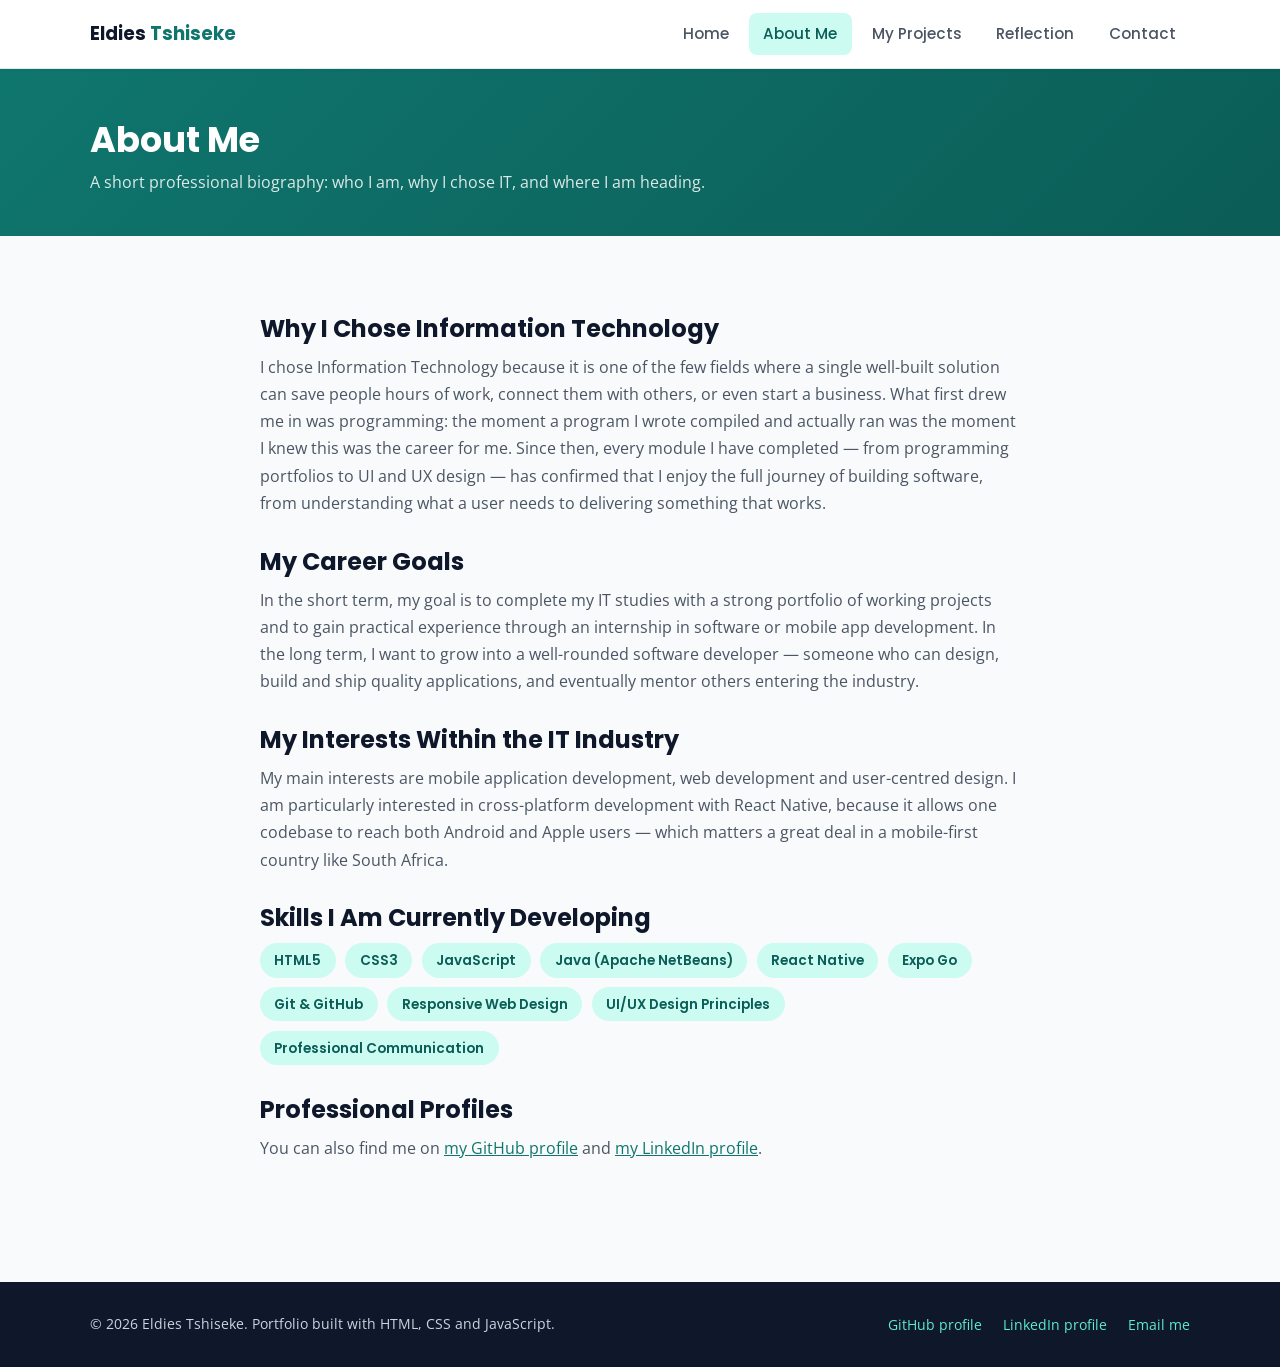
<file: about.html>
<!DOCTYPE html>
<html lang="en">
<head>
  <meta charset="UTF-8" />
  <meta name="viewport" content="width=device-width, initial-scale=1.0" />
  <title>About Me | Eldies Tshiseke — Aspiring Software Developer</title>
  <meta
    name="description"
    content="Learn why Eldies Tshiseke chose Information Technology, his career goals as an aspiring software developer, his interests in the IT industry, and the skills he is developing."
  />
  <link rel="preconnect" href="https://fonts.googleapis.com" />
  <link rel="preconnect" href="https://fonts.gstatic.com" crossorigin />
  <link
    href="https://fonts.googleapis.com/css2?family=Open+Sans:wght@400;500;600&family=Poppins:wght@400;500;600;700&display=swap"
    rel="stylesheet"
  />
  <link rel="stylesheet" href="style.css" />
</head>
<body>
  <header class="site-header">
    <div class="container header-inner">
      <a href="index.html" class="logo">Eldies<span>Tshiseke</span></a>

      <button
        class="nav-toggle"
        id="navToggle"
        aria-label="Open navigation menu"
        aria-expanded="false"
        aria-controls="siteNav"
      >
        <span></span><span></span><span></span>
      </button>

      <nav class="site-nav" id="siteNav" aria-label="Main navigation">
        <ul>
          <li><a href="index.html">Home</a></li>
          <li><a href="about.html" class="active" aria-current="page">About Me</a></li>
          <li><a href="projects.html">My Projects</a></li>
          <li><a href="reflection.html">Reflection</a></li>
          <li><a href="contact.html">Contact</a></li>
        </ul>
      </nav>
    </div>
  </header>

  <main>
    <section class="page-hero">
      <div class="container">
        <h1>About Me</h1>
        <p class="page-hero-lead">
          A short professional biography: who I am, why I chose IT, and where I am heading.
        </p>
      </div>
    </section>

    <section class="section">
      <div class="container content">
        <h2>Why I Chose Information Technology</h2>
        <p>
          I chose Information Technology because it is one of the few fields where a single
          well-built solution can save people hours of work, connect them with others, or
          even start a business. What first drew me in was programming: the moment a program
          I wrote compiled and actually ran was the moment I knew this was the career for me.
          Since then, every module I have completed &mdash; from programming portfolios to
          UI and UX design &mdash; has confirmed that I enjoy the full journey of building
          software, from understanding what a user needs to delivering something that works.
        </p>

        <h2>My Career Goals</h2>
        <p>
          In the short term, my goal is to complete my IT studies with a strong portfolio of
          working projects and to gain practical experience through an internship in
          software or mobile app development. In the long term, I want to grow into a
          well-rounded software developer &mdash; someone who can design, build and ship
          quality applications, and eventually mentor others entering the industry.
        </p>

        <h2>My Interests Within the IT Industry</h2>
        <p>
          My main interests are mobile application development, web development and
          user-centred design. I am particularly interested in cross-platform development
          with React Native, because it allows one codebase to reach both Android and Apple
          users &mdash; which matters a great deal in a mobile-first country like South
          Africa.
        </p>

        <h2>Skills I Am Currently Developing</h2>
        <ul class="chips">
          <li>HTML5</li>
          <li>CSS3</li>
          <li>JavaScript</li>
          <li>Java (Apache NetBeans)</li>
          <li>React Native</li>
          <li>Expo Go</li>
          <li>Git &amp; GitHub</li>
          <li>Responsive Web Design</li>
          <li>UI/UX Design Principles</li>
          <li>Professional Communication</li>
        </ul>

        <h2>Professional Profiles</h2>
        <p>
          You can also find me on
          <!-- TODO: replace with your real GitHub and LinkedIn URLs -->
          <a href="https://github.com/st10468232-eldiestshiseke" target="_blank" rel="noopener">my GitHub profile</a>
          and
          <a href="https://www.linkedin.com" target="_blank" rel="noopener">my LinkedIn profile</a>.
        </p>
      </div>
    </section>
  </main>

  <footer class="site-footer">
    <div class="container footer-inner">
      <p>
        &copy; <span id="year"></span> Eldies Tshiseke. Portfolio built with HTML, CSS and
        JavaScript.
      </p>
      <ul class="footer-links">
        <li><a href="https://github.com/st10468232-eldiestshiseke" target="_blank" rel="noopener">GitHub profile</a></li>
        <li><a href="https://www.linkedin.com" target="_blank" rel="noopener">LinkedIn profile</a></li>
        <li><a href="mailto:eldiestshiseke35@gmail.com">Email me</a></li>
      </ul>
    </div>
  </footer>

  <script src="script.js"></script>
</body>
</html>
</file>
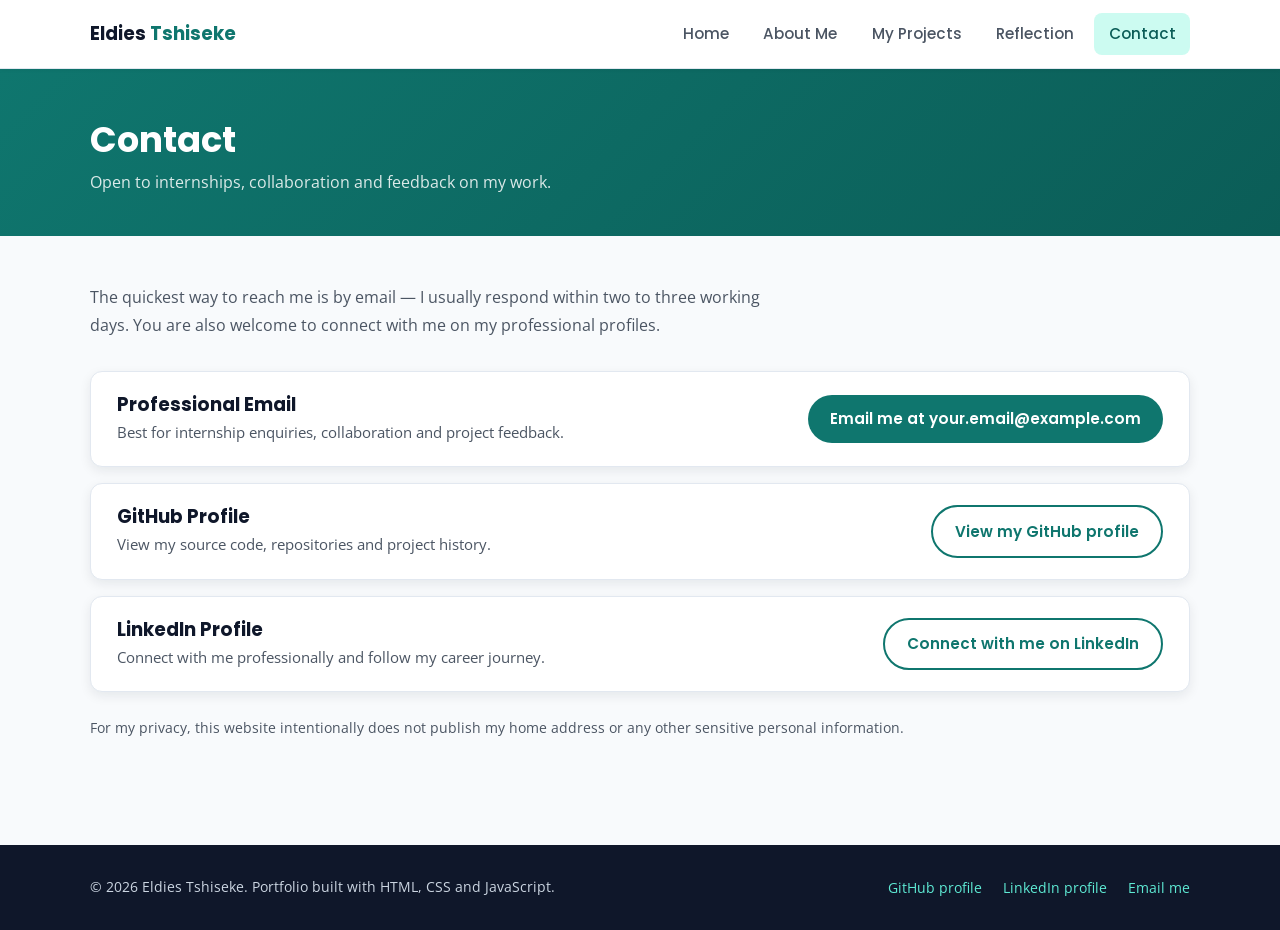
<file: contact.html>
<!DOCTYPE html>
<html lang="en">
<head>
  <meta charset="UTF-8" />
  <meta name="viewport" content="width=device-width, initial-scale=1.0" />
  <title>Contact | Eldies Tshiseke — Aspiring Software Developer</title>
  <meta
    name="description"
    content="Contact Eldies Tshiseke, an aspiring software developer and IT student, by professional email, GitHub or LinkedIn regarding internships, collaboration or feedback."
  />
  <link rel="preconnect" href="https://fonts.googleapis.com" />
  <link rel="preconnect" href="https://fonts.gstatic.com" crossorigin />
  <link
    href="https://fonts.googleapis.com/css2?family=Open+Sans:wght@400;500;600&family=Poppins:wght@400;500;600;700&display=swap"
    rel="stylesheet"
  />
  <link rel="stylesheet" href="style.css" />
</head>
<body>
  <header class="site-header">
    <div class="container header-inner">
      <a href="index.html" class="logo">Eldies<span>Tshiseke</span></a>

      <button
        class="nav-toggle"
        id="navToggle"
        aria-label="Open navigation menu"
        aria-expanded="false"
        aria-controls="siteNav"
      >
        <span></span><span></span><span></span>
      </button>

      <nav class="site-nav" id="siteNav" aria-label="Main navigation">
        <ul>
          <li><a href="index.html">Home</a></li>
          <li><a href="about.html">About Me</a></li>
          <li><a href="projects.html">My Projects</a></li>
          <li><a href="reflection.html">Reflection</a></li>
          <li><a href="contact.html" class="active" aria-current="page">Contact</a></li>
        </ul>
      </nav>
    </div>
  </header>

  <main>
    <section class="page-hero">
      <div class="container">
        <h1>Contact</h1>
        <p class="page-hero-lead">
          Open to internships, collaboration and feedback on my work.
        </p>
      </div>
    </section>

    <section class="section">
      <div class="container">
        <p class="section-intro">
          The quickest way to reach me is by email &mdash; I usually respond within two to
          three working days. You are also welcome to connect with me on my professional
          profiles.
        </p>

        <ul class="contact-list">
          <li>
            <!-- TODO: replace with your real professional email address -->
            <div>
              <h2>Professional Email</h2>
              <p>Best for internship enquiries, collaboration and project feedback.</p>
            </div>
            <a class="btn btn-primary" href="mailto:your.email@example.com">Email me at your.email@example.com</a>
          </li>
          <li>
            <!-- TODO: replace with your real GitHub profile URL -->
            <div>
              <h2>GitHub Profile</h2>
              <p>View my source code, repositories and project history.</p>
            </div>
            <a class="btn btn-outline" href="https://github.com/st10468232-eldiestshiseke" target="_blank" rel="noopener">
              View my GitHub profile
            </a>
          </li>
          <li>
            <!-- TODO: replace with your real LinkedIn profile URL -->
            <div>
              <h2>LinkedIn Profile</h2>
              <p>Connect with me professionally and follow my career journey.</p>
            </div>
            <a class="btn btn-outline" href="https://www.linkedin.com" target="_blank" rel="noopener">
              Connect with me on LinkedIn
            </a>
          </li>
        </ul>

        <p class="privacy-note">
          For my privacy, this website intentionally does not publish my home address or any
          other sensitive personal information.
        </p>
      </div>
    </section>
  </main>

  <footer class="site-footer">
    <div class="container footer-inner">
      <p>
        &copy; <span id="year"></span> Eldies Tshiseke. Portfolio built with HTML, CSS and
        JavaScript.
      </p>
      <ul class="footer-links">
        <li><a href="https://github.com/st10468232-eldiestshiseke" target="_blank" rel="noopener">GitHub profile</a></li>
        <li><a href="https://www.linkedin.com" target="_blank" rel="noopener">LinkedIn profile</a></li>
        <li><a href="mailto:your.email@example.com">Email me</a></li>
      </ul>
    </div>
  </footer>

  <script src="script.js"></script>
</body>
</html>
</file>
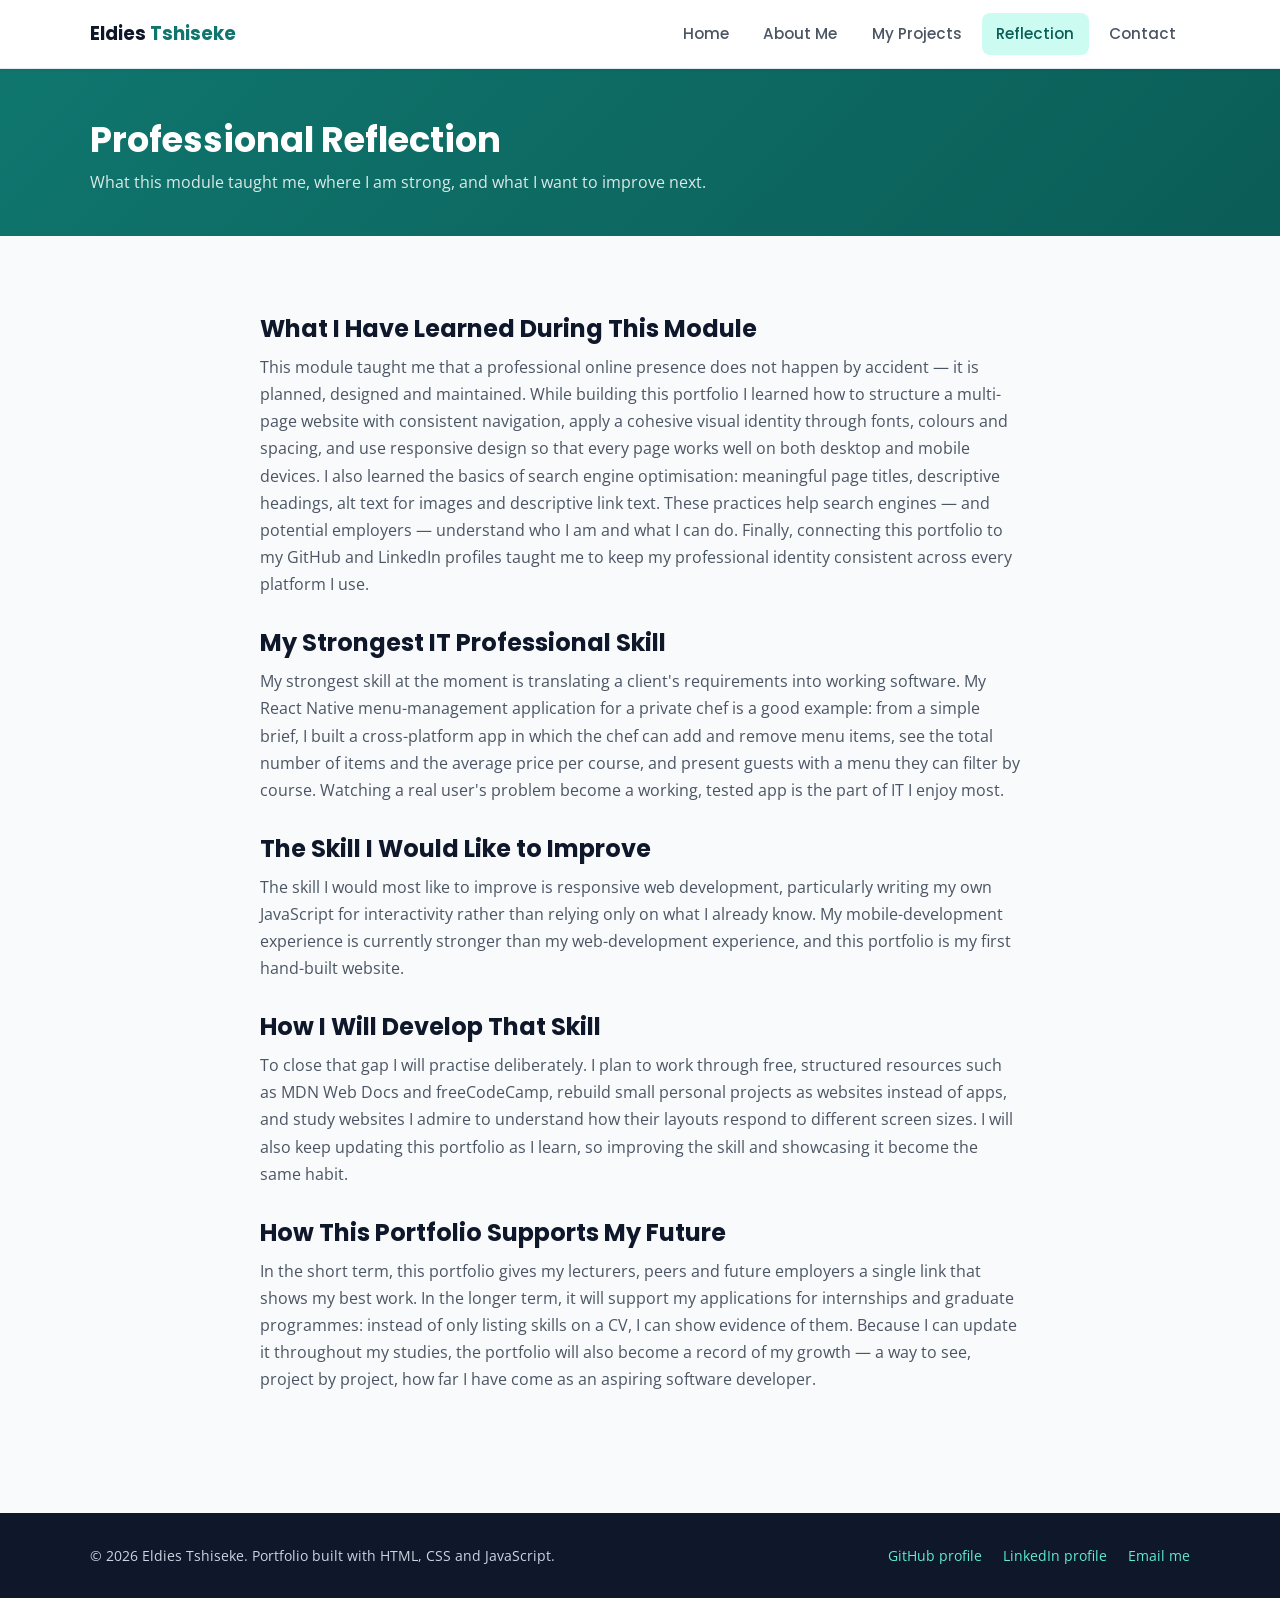
<file: reflection.html>
<!DOCTYPE html>
<html lang="en">
<head>
  <meta charset="UTF-8" />
  <meta name="viewport" content="width=device-width, initial-scale=1.0" />
  <title>Professional Reflection | Eldies Tshiseke — IT Student</title>
  <meta
    name="description"
    content="Eldies Tshiseke reflects on what he learned during his IT studies, his strongest professional skill, the skill he wants to improve, and how his portfolio supports his career."
  />
  <link rel="preconnect" href="https://fonts.googleapis.com" />
  <link rel="preconnect" href="https://fonts.gstatic.com" crossorigin />
  <link
    href="https://fonts.googleapis.com/css2?family=Open+Sans:wght@400;500;600&family=Poppins:wght@400;500;600;700&display=swap"
    rel="stylesheet"
  />
  <link rel="stylesheet" href="style.css" />
</head>
<body>
  <header class="site-header">
    <div class="container header-inner">
      <a href="index.html" class="logo">Eldies<span>Tshiseke</span></a>

      <button
        class="nav-toggle"
        id="navToggle"
        aria-label="Open navigation menu"
        aria-expanded="false"
        aria-controls="siteNav"
      >
        <span></span><span></span><span></span>
      </button>

      <nav class="site-nav" id="siteNav" aria-label="Main navigation">
        <ul>
          <li><a href="index.html">Home</a></li>
          <li><a href="about.html">About Me</a></li>
          <li><a href="projects.html">My Projects</a></li>
          <li><a href="reflection.html" class="active" aria-current="page">Reflection</a></li>
          <li><a href="contact.html">Contact</a></li>
        </ul>
      </nav>
    </div>
  </header>

  <main>
    <section class="page-hero">
      <div class="container">
        <h1>Professional Reflection</h1>
        <p class="page-hero-lead">
          What this module taught me, where I am strong, and what I want to improve next.
        </p>
      </div>
    </section>

    <section class="section">
      <div class="container content">
        <h2>What I Have Learned During This Module</h2>
        <p>
          This module taught me that a professional online presence does not happen by
          accident &mdash; it is planned, designed and maintained. While building this
          portfolio I learned how to structure a multi-page website with consistent
          navigation, apply a cohesive visual identity through fonts, colours and spacing,
          and use responsive design so that every page works well on both desktop and mobile
          devices. I also learned the basics of search engine optimisation: meaningful page
          titles, descriptive headings, alt text for images and descriptive link text.
          These practices help search engines &mdash; and potential employers &mdash;
          understand who I am and what I can do. Finally, connecting this portfolio to my
          GitHub and LinkedIn profiles taught me to keep my professional identity consistent
          across every platform I use.
        </p>

        <h2>My Strongest IT Professional Skill</h2>
        <p>
          My strongest skill at the moment is translating a client's requirements into
          working software. My React Native menu-management application for a private chef
          is a good example: from a simple brief, I built a cross-platform app in which the
          chef can add and remove menu items, see the total number of items and the average
          price per course, and present guests with a menu they can filter by course.
          Watching a real user's problem become a working, tested app is the part of IT I
          enjoy most.
        </p>

        <h2>The Skill I Would Like to Improve</h2>
        <p>
          The skill I would most like to improve is responsive web development, particularly
          writing my own JavaScript for interactivity rather than relying only on what I
          already know. My mobile-development experience is currently stronger than my
          web-development experience, and this portfolio is my first hand-built website.
        </p>

        <h2>How I Will Develop That Skill</h2>
        <p>
          To close that gap I will practise deliberately. I plan to work through free,
          structured resources such as MDN Web Docs and freeCodeCamp, rebuild small personal
          projects as websites instead of apps, and study websites I admire to understand
          how their layouts respond to different screen sizes. I will also keep updating
          this portfolio as I learn, so improving the skill and showcasing it become the
          same habit.
        </p>

        <h2>How This Portfolio Supports My Future</h2>
        <p>
          In the short term, this portfolio gives my lecturers, peers and future employers a
          single link that shows my best work. In the longer term, it will support my
          applications for internships and graduate programmes: instead of only listing
          skills on a CV, I can show evidence of them. Because I can update it throughout my
          studies, the portfolio will also become a record of my growth &mdash; a way to
          see, project by project, how far I have come as an aspiring software developer.
        </p>
      </div>
    </section>
  </main>

  <footer class="site-footer">
    <div class="container footer-inner">
      <p>
        &copy; <span id="year"></span> Eldies Tshiseke. Portfolio built with HTML, CSS and
        JavaScript.
      </p>
      <ul class="footer-links">
        <li><a href="https://github.com/st10468232-eldiestshiseke" target="_blank" rel="noopener">GitHub profile</a></li>
        <li><a href="https://www.linkedin.com" target="_blank" rel="noopener">LinkedIn profile</a></li>
        <li><a href="mailto:eldiestshiseke35@gmail.com">Email me</a></li>
      </ul>
    </div>
  </footer>

  <script src="script.js"></script>
</body>
</html>
</file>
<file: style.css>
/* =========================================================
   Eldies Tshiseke — Professional Digital Portfolio
   ITPP5112 Practical Assignment 1
   Shared stylesheet for all pages
   ========================================================= */

/* ---------- Design variables ---------- */
:root {
  --primary: #0f766e;
  --primary-dark: #0b5d57;
  --primary-light: #ccfbf1;
  --accent: #f59e0b;
  --text: #1f2937;
  --text-dark: #0f172a;
  --text-muted: #4b5563;
  --bg: #f8fafc;
  --surface: #ffffff;
  --border: #e2e8f0;
  --radius: 12px;
  --shadow: 0 4px 12px rgba(15, 23, 42, 0.08);
  --font-heading: "Poppins", "Segoe UI", Arial, sans-serif;
  --font-body: "Open Sans", "Segoe UI", Arial, sans-serif;
}

/* ---------- Reset & base ---------- */
* {
  margin: 0;
  padding: 0;
  box-sizing: border-box;
}

html {
  scroll-behavior: smooth;
}

body {
  font-family: var(--font-body);
  font-size: 1rem;
  line-height: 1.7;
  color: var(--text);
  background: var(--bg);
}

img {
  max-width: 100%;
  height: auto;
  display: block;
  border-radius: var(--radius);
}

h1, h2, h3 {
  font-family: var(--font-heading);
  line-height: 1.3;
  color: var(--text-dark);
}

h1 { font-size: 2.2rem; }
h2 { font-size: 1.5rem; }
h3 { font-size: 1.15rem; }

a { color: var(--primary); }
a:hover { color: var(--primary-dark); }

a:focus-visible,
button:focus-visible {
  outline: 3px solid var(--accent);
  outline-offset: 2px;
  border-radius: 4px;
}

.container {
  width: min(1100px, 92%);
  margin-inline: auto;
}

/* ---------- Header & navigation ---------- */
.site-header {
  position: sticky;
  top: 0;
  z-index: 100;
  background: var(--surface);
  border-bottom: 1px solid var(--border);
  box-shadow: 0 1px 4px rgba(15, 23, 42, 0.06);
}

.header-inner {
  display: flex;
  flex-wrap: wrap;
  align-items: center;
  justify-content: space-between;
  gap: 0.5rem;
  min-height: 68px;
}

.logo {
  font-family: var(--font-heading);
  font-weight: 700;
  font-size: 1.15rem;
  text-decoration: none;
  color: var(--text-dark);
}

.logo span {
  color: var(--primary);
  margin-left: 0.25rem;
}

.site-nav ul {
  list-style: none;
  display: flex;
  gap: 0.35rem;
}

.site-nav a {
  display: block;
  padding: 0.5rem 0.9rem;
  border-radius: 8px;
  text-decoration: none;
  color: var(--text-muted);
  font-family: var(--font-heading);
  font-weight: 500;
  font-size: 0.95rem;
  transition: background 0.2s, color 0.2s;
}

.site-nav a:hover {
  color: var(--primary);
  background: #f1f5f9;
}

.site-nav a.active {
  color: var(--primary-dark);
  background: var(--primary-light);
}

/* Hamburger button (mobile) */
.nav-toggle {
  display: none;
  background: none;
  border: 0;
  cursor: pointer;
  padding: 0.65rem;
  border-radius: 8px;
}

.nav-toggle span {
  display: block;
  width: 24px;
  height: 2px;
  margin: 5px 0;
  background: var(--text-dark);
  border-radius: 2px;
  transition: transform 0.3s, opacity 0.3s;
}

.nav-toggle.open span:nth-child(1) { transform: translateY(7px) rotate(45deg); }
.nav-toggle.open span:nth-child(2) { opacity: 0; }
.nav-toggle.open span:nth-child(3) { transform: translateY(-7px) rotate(-45deg); }

/* ---------- Hero (home page) ---------- */
.hero {
  padding: 4rem 0 3.5rem;
  background: linear-gradient(180deg, var(--primary-light), var(--bg));
}

.hero-inner {
  display: flex;
  flex-wrap: wrap;
  align-items: center;
  gap: 2.5rem;
}

.profile-photo {
  width: 220px;
  height: 220px;
  object-fit: cover;
  border-radius: 50%;
  border: 4px solid var(--surface);
  box-shadow: var(--shadow);
  flex-shrink: 0;
}

.eyebrow {
  text-transform: uppercase;
  letter-spacing: 0.12em;
  font-size: 0.8rem;
  font-weight: 600;
  color: var(--primary-dark);
  margin-bottom: 0.4rem;
}

.hero h1 {
  font-size: 2.6rem;
  margin-bottom: 0.75rem;
}

.lead {
  max-width: 680px;
  color: var(--text-muted);
}

.hero-actions {
  display: flex;
  flex-wrap: wrap;
  gap: 0.8rem;
  margin-top: 1.5rem;
}

/* ---------- Page hero (inner pages) ---------- */
.page-hero {
  padding: 3rem 0 2.5rem;
  background: linear-gradient(135deg, var(--primary), var(--primary-dark));
  color: #ffffff;
}

.page-hero h1 {
  color: #ffffff;
  margin-bottom: 0.4rem;
}

.page-hero-lead {
  color: rgba(255, 255, 255, 0.85);
  max-width: 640px;
}

/* ---------- Buttons ---------- */
.btn {
  display: inline-block;
  padding: 0.7rem 1.4rem;
  border-radius: 999px;
  font-family: var(--font-heading);
  font-weight: 600;
  font-size: 0.95rem;
  text-decoration: none;
  transition: background 0.2s, color 0.2s;
}

.btn-primary {
  background: var(--primary);
  color: #ffffff;
}

.btn-primary:hover {
  background: var(--primary-dark);
  color: #ffffff;
}

.btn-outline {
  border: 2px solid var(--primary);
  color: var(--primary);
}

.btn-outline:hover {
  background: var(--primary);
  color: #ffffff;
}

/* ---------- Sections ---------- */
.section {
  padding: 3rem 0 3.5rem;
}

.section h2 {
  margin-bottom: 0.4rem;
}

.section-intro {
  color: var(--text-muted);
  max-width: 680px;
  margin-bottom: 2rem;
}

/* Readable article width (About, Reflection) */
.content {
  max-width: 760px;
}

.content h2 {
  margin: 1.8rem 0 0.6rem;
}

.content p {
  margin-bottom: 1rem;
  color: var(--text-muted);
}

/* ---------- Cards grid (home page) ---------- */
.grid {
  display: grid;
  gap: 1.5rem;
}

.cards {
  grid-template-columns: repeat(auto-fit, minmax(260px, 1fr));
}

.card {
  background: var(--surface);
  border: 1px solid var(--border);
  border-radius: var(--radius);
  padding: 1.6rem;
  box-shadow: var(--shadow);
}

.card h3 {
  margin-bottom: 0.5rem;
}

.card p {
  color: var(--text-muted);
  font-size: 0.95rem;
}

/* ---------- Skill chips ---------- */
.chips {
  display: flex;
  flex-wrap: wrap;
  gap: 0.6rem;
  list-style: none;
  margin-top: 0.5rem;
}

.chips li {
  background: var(--primary-light);
  color: var(--primary-dark);
  padding: 0.35rem 0.9rem;
  border-radius: 999px;
  font-family: var(--font-heading);
  font-size: 0.85rem;
  font-weight: 600;
}

/* ---------- Project cards ---------- */
.project-card {
  display: grid;
  grid-template-columns: 320px 1fr;
  gap: 1.8rem;
  background: var(--surface);
  border: 1px solid var(--border);
  border-radius: var(--radius);
  padding: 1.5rem;
  box-shadow: var(--shadow);
  margin-bottom: 2rem;
}

.project-card img {
  width: 100%;
  height: 100%;
  min-height: 220px;
  object-fit: cover;
}

.project-card h2 {
  font-size: 1.35rem;
  margin-bottom: 0.6rem;
}

.project-card p {
  color: var(--text-muted);
}

.tech-list {
  display: flex;
  flex-wrap: wrap;
  gap: 0.5rem;
  list-style: none;
  margin: 0.9rem 0;
}

.tech-list li {
  background: #f1f5f9;
  border: 1px solid var(--border);
  border-radius: 999px;
  padding: 0.25rem 0.75rem;
  font-family: var(--font-heading);
  font-size: 0.8rem;
  font-weight: 600;
  color: var(--text-muted);
}

.project-links {
  display: flex;
  flex-wrap: wrap;
  gap: 0.8rem;
  margin-top: 0.6rem;
}

.project-links .btn {
  padding: 0.5rem 1.1rem;
  font-size: 0.9rem;
}

/* ---------- Contact list ---------- */
.contact-list {
  display: grid;
  gap: 1rem;
  list-style: none;
}

.contact-list li {
  display: flex;
  flex-wrap: wrap;
  align-items: center;
  justify-content: space-between;
  gap: 1rem;
  background: var(--surface);
  border: 1px solid var(--border);
  border-radius: var(--radius);
  padding: 1.3rem 1.6rem;
  box-shadow: var(--shadow);
}

.contact-list h2 {
  font-size: 1.15rem;
  margin-bottom: 0.2rem;
}

.contact-list p {
  color: var(--text-muted);
  font-size: 0.95rem;
}

.privacy-note {
  margin-top: 1.5rem;
  font-size: 0.9rem;
  color: var(--text-muted);
}

/* ---------- Missing-image placeholder ---------- */
.img-placeholder {
  display: flex;
  align-items: center;
  justify-content: center;
  min-height: 200px;
  padding: 1rem;
  text-align: center;
  font-style: italic;
  color: #64748b;
  background: #e2e8f0;
  border: 1px dashed #94a3b8;
  border-radius: var(--radius);
}

/* ---------- Footer ---------- */
.site-footer {
  background: #0f172a;
  color: #cbd5e1;
  padding: 1.8rem 0;
  margin-top: 3rem;
}

.footer-inner {
  display: flex;
  flex-wrap: wrap;
  align-items: center;
  justify-content: space-between;
  gap: 1rem;
}

.footer-inner p {
  font-size: 0.9rem;
}

.footer-links {
  display: flex;
  flex-wrap: wrap;
  gap: 1.3rem;
  list-style: none;
}

.footer-links a {
  color: #5eead4;
  text-decoration: none;
  font-size: 0.9rem;
}

.footer-links a:hover {
  color: #ffffff;
  text-decoration: underline;
}

/* ---------- Responsive breakpoints ---------- */
@media (max-width: 760px) {
  .nav-toggle {
    display: block;
  }

  .site-nav {
    display: none;
    width: 100%;
  }

  .site-nav.open {
    display: block;
    padding-bottom: 0.75rem;
  }

  .site-nav ul {
    flex-direction: column;
    gap: 0.25rem;
  }

  .hero {
    padding: 2.5rem 0;
  }

  .hero-inner {
    flex-direction: column;
    text-align: center;
  }

  .lead {
    margin-inline: auto;
  }

  .hero-actions {
    justify-content: center;
  }

  .project-card {
    grid-template-columns: 1fr;
  }

  .contact-list li {
    flex-direction: column;
    align-items: flex-start;
  }
}

@media (max-width: 480px) {
  h1 { font-size: 1.8rem; }
  .hero h1 { font-size: 1.9rem; }
  .profile-photo { width: 170px; height: 170px; }
  .section { padding: 2.2rem 0; }
}
</file>
